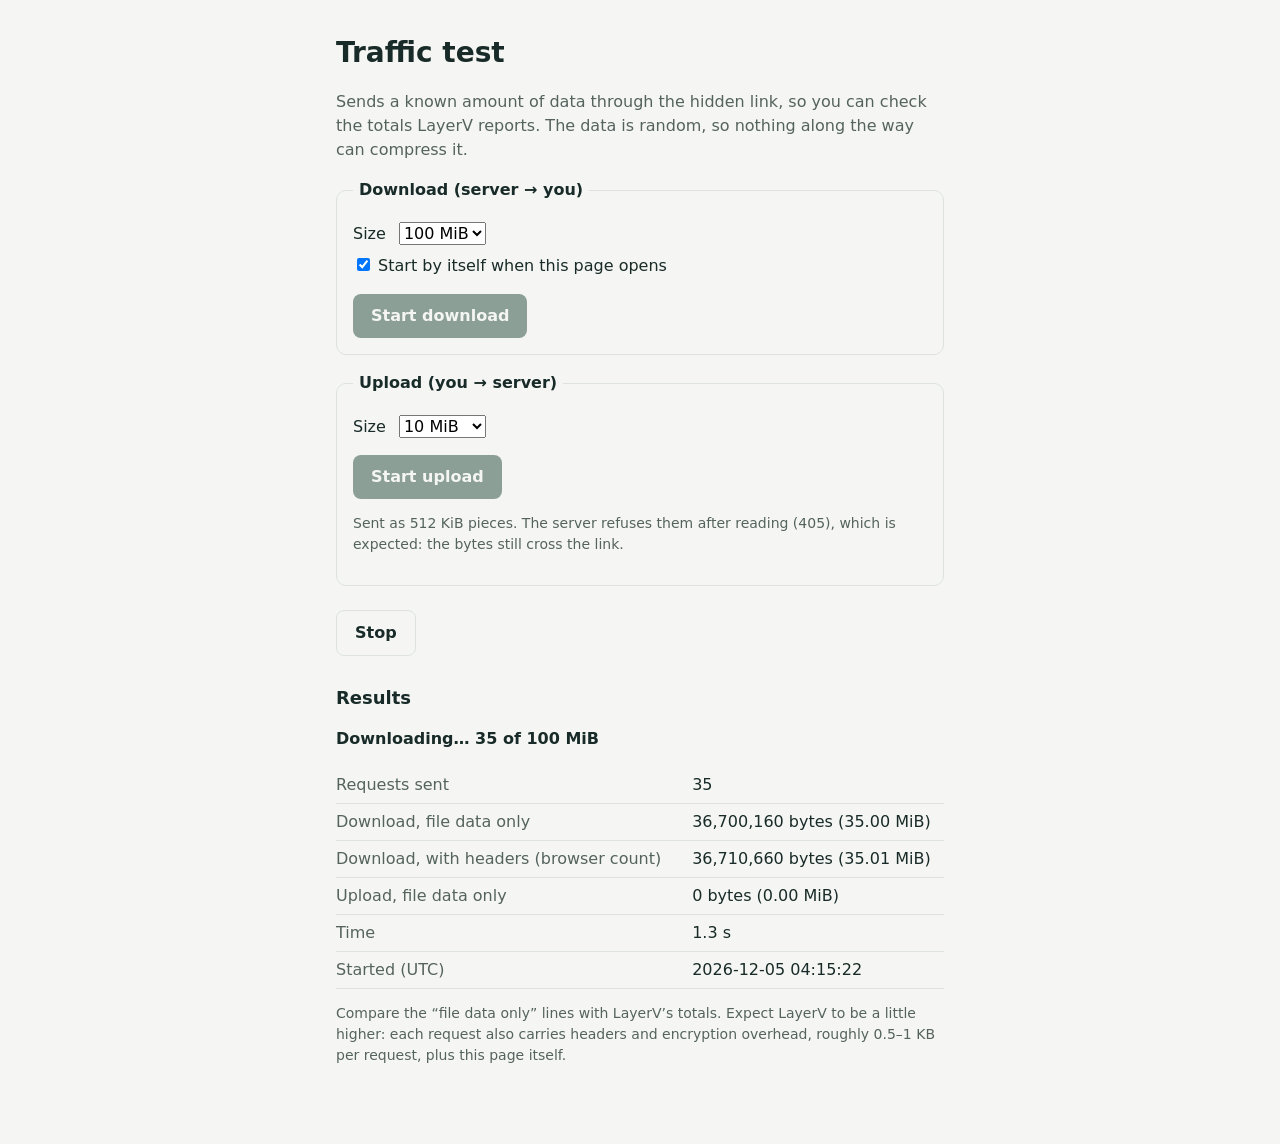
<file: dashboard/stress/index.html>
<!doctype html>
<html lang="en">
<head>
<meta charset="utf-8">
<meta name="viewport" content="width=device-width,initial-scale=1">
<title>Traffic test — Harbor House</title>
<meta name="robots" content="noindex,nofollow">
<meta name="referrer" content="no-referrer">
<link rel="icon" href="data:,">
<link rel="stylesheet" href="stress.css">
<script src="stress.js" defer></script>
</head>
<body>
<main class="box">
<h1>Traffic test</h1>
<p class="sub">Sends a known amount of data through the hidden link, so you can check the totals LayerV reports. The data is random, so nothing along the way can compress it.</p>

<fieldset>
<legend>Download (server → you)</legend>
<label>Size <select id="down-mib">
<option value="10">10 MiB</option>
<option value="100" selected>100 MiB</option>
<option value="250">250 MiB</option>
<option value="500">500 MiB</option>
</select></label>
<label class="check"><input type="checkbox" id="autostart" checked> Start by itself when this page opens</label>
<button id="down-go" type="button">Start download</button>
</fieldset>

<fieldset>
<legend>Upload (you → server)</legend>
<label>Size <select id="up-mib">
<option value="10" selected>10 MiB</option>
<option value="50">50 MiB</option>
<option value="100">100 MiB</option>
</select></label>
<button id="up-go" type="button">Start upload</button>
<p class="note">Sent as 512 KiB pieces. The server refuses them after reading (405), which is expected: the bytes still cross the link.</p>
</fieldset>

<button id="stop" type="button" class="secondary">Stop</button>

<section aria-live="polite">
<h2>Results</h2>
<p id="status">Not started.</p>
<table>
<tbody>
<tr><th>Requests sent</th><td id="r-req">0</td></tr>
<tr><th>Download, file data only</th><td id="r-down">0</td></tr>
<tr><th>Download, with headers (browser count)</th><td id="r-down-wire">—</td></tr>
<tr><th>Upload, file data only</th><td id="r-up">0</td></tr>
<tr><th>Time</th><td id="r-time">—</td></tr>
<tr><th>Started (UTC)</th><td id="r-start">—</td></tr>
</tbody>
</table>
<p class="note">Compare the “file data only” lines with LayerV’s totals. Expect LayerV to be a little higher: each request also carries headers and encryption overhead, roughly 0.5–1 KB per request, plus this page itself.</p>
</section>
</main>
</body>
</html>
</file>
<file: dashboard/stress/stress.css>
:root { color-scheme: light dark; --bg: #F5F6F3; --ink: #182B28; --muted: #55635F; --line: #DDE2DC; --accent: #234B3D; }
@media (prefers-color-scheme: dark) { :root { --bg: #111917; --ink: #E8ECE9; --muted: #9AA8A3; --line: #2C3835; --accent: #7CC4A6; } }
* { box-sizing: border-box; }
body { margin: 0; background: var(--bg); color: var(--ink); font: 16px/1.5 system-ui, -apple-system, "Segoe UI", sans-serif; }
.box { max-width: 640px; margin: 0 auto; padding: 32px 16px 64px; }
h1 { margin: 0 0 4px; font-size: 28px; }
h2 { font-size: 18px; margin: 28px 0 8px; }
.sub, .note { color: var(--muted); }
.note { font-size: 14px; }
fieldset { border: 1px solid var(--line); border-radius: 10px; padding: 12px 16px 16px; margin: 16px 0; }
legend { font-weight: 600; padding: 0 6px; }
label { display: block; margin: 8px 0; }
select { font: inherit; margin-left: 8px; }
button { font: inherit; font-weight: 600; background: var(--accent); color: var(--bg); border: 0; border-radius: 8px; padding: 10px 18px; cursor: pointer; margin-top: 8px; }
button:disabled { opacity: .5; cursor: default; }
button.secondary { background: transparent; color: var(--ink); border: 1px solid var(--line); }
table { width: 100%; border-collapse: collapse; font-variant-numeric: tabular-nums; }
th, td { text-align: left; padding: 6px 0; border-bottom: 1px solid var(--line); vertical-align: top; }
th { font-weight: 500; color: var(--muted); padding-right: 12px; }
#status { font-weight: 600; }
</file>
